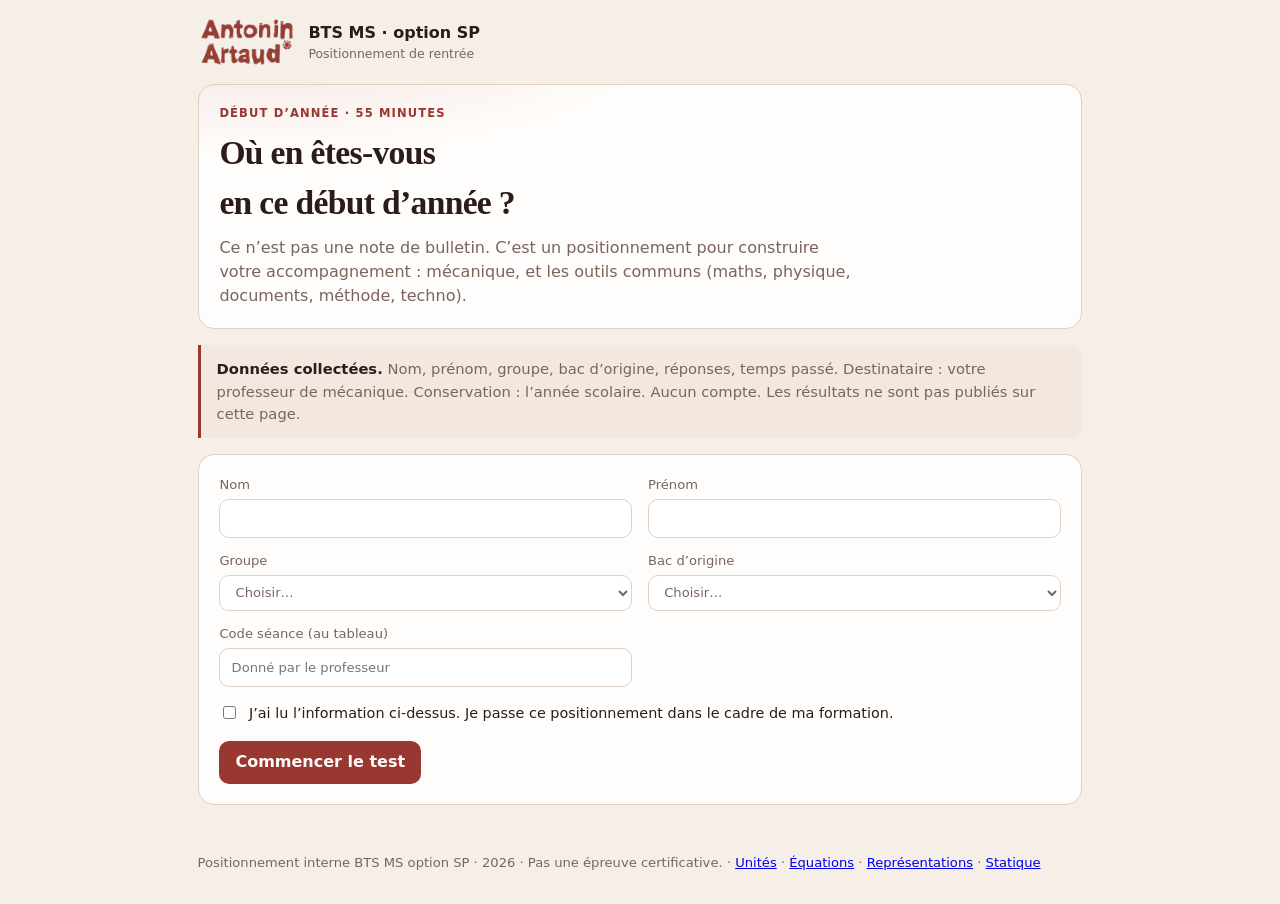
<file: index.html>
<!DOCTYPE html>
<html lang="fr">
<head>
  <meta charset="UTF-8" />
  <meta name="viewport" content="width=device-width, initial-scale=1" />
  <title>Où en êtes-vous en ce début d’année — BTS MS</title>
  <meta name="description" content="Test de positionnement de rentrée pour le BTS Maintenance des systèmes, option Systèmes de production." />
  <meta name="robots" content="noindex" />
  <link rel="stylesheet" href="css/app.css" />
  <link rel="icon" href="img/logo-artaud.png" />
</head>
<body>
  <header class="top">
    <div class="brand">
      <img class="logo" src="img/logo-artaud.png" alt="Lycée Antonin Artaud" />
      <div>
        <strong>BTS MS · option SP</strong>
        <em>Positionnement de rentrée</em>
      </div>
    </div>
    <div class="meta" id="qui-wrap">
      <div id="qui"></div>
      <div id="timer" hidden></div>
    </div>
  </header>

  <main>
    <section class="ecran" id="ecran-accueil">
      <div class="hero">
        <div class="kicker">Début d’année · 55 minutes</div>
        <h1>Où en êtes-vous<br>en ce début d’année&nbsp;?</h1>
        <p class="lede">Ce n’est pas une note de bulletin. C’est un positionnement pour construire votre accompagnement : mécanique, et les outils communs (maths, physique, documents, méthode, techno).</p>
      </div>

      <div class="notice">
        <strong>Données collectées.</strong>
        Nom, prénom, groupe, bac d’origine, réponses, temps passé. Destinataire : votre professeur de mécanique.
        Conservation : l’année scolaire. Aucun compte. Les résultats ne sont pas publiés sur cette page.
      </div>

      <form class="card" id="form-identite">
        <div class="grid2">
          <label>Nom
            <input name="nom" autocomplete="family-name" required minlength="2" />
          </label>
          <label>Prénom
            <input name="prenom" autocomplete="given-name" required minlength="2" />
          </label>
          <label>Groupe
            <select name="groupe" id="groupe" required></select>
          </label>
          <label>Bac d’origine
            <select name="bac" id="bac" required></select>
          </label>
          <label>Code séance (au tableau)
            <input name="code" autocomplete="off" required minlength="4" spellcheck="false" autocapitalize="characters" placeholder="Donné par le professeur" />
          </label>
        </div>
        <label class="check" style="margin-top:1rem">
          <input type="checkbox" id="rgpd" required />
          <span>J’ai lu l’information ci-dessus. Je passe ce positionnement dans le cadre de ma formation.</span>
        </label>
        <div class="actions">
          <button class="btn" type="submit">Commencer le test</button>
        </div>
      </form>
    </section>

    <section class="ecran" id="ecran-test" hidden>
      <div class="progress">
        <span id="progress-txt"></span>
        <div class="bar"><div id="progress-bar"></div></div>
      </div>
      <article class="qbox">
        <div id="q-domaine"></div>
        <h2 id="q-intitule"></h2>
        <p id="q-hint" hidden></p>
        <div id="q-figure"></div>
        <div id="q-html"></div>
        <div id="q-choix" class="choix"></div>
        <div class="conf-wrap">
          <span>Votre confiance sur cette réponse</span>
          <div class="conf" id="conf">
            <button type="button" data-n="1">Peu sûr</button>
            <button type="button" data-n="2">Assez sûr</button>
            <button type="button" data-n="3">Sûr</button>
          </div>
        </div>
      </article>
      <div class="navq" id="nav-q"></div>
      <div class="actions">
        <button class="btn ghost" type="button" id="btn-prev">Précédente</button>
        <button class="btn ghost" type="button" id="btn-next">Suivante</button>
        <button class="btn" type="button" id="btn-envoyer">Envoyer la copie</button>
      </div>
    </section>

    <section class="ecran" id="ecran-resultat" hidden>
      <div class="hero">
        <div class="kicker">Restitution immédiate</div>
        <h1>Votre profil, <span id="res-prenom"></span></h1>
        <p class="lede" id="res-msg"></p>
        <p class="lede">Ce n’est pas une note. Les bonnes réponses ne sont pas affichées : le test sert encore aux autres groupes. Un bilan personnalisé vous sera remis ensuite.</p>
      </div>
      <div class="card res-grid">
        <svg id="radar" viewBox="0 0 320 320" role="img" aria-label="Radar des six domaines"></svg>
        <ul id="res-domaines"></ul>
      </div>
      <div class="actions">
        <button class="btn ghost" type="button" id="btn-quitter">Terminer et effacer cet écran</button>
      </div>
    </section>
  </main>

  <footer>
    Positionnement interne BTS MS option SP · <span id="annee"></span>
    · Pas une épreuve certificative.
    · <a href="unites/">Unités</a>
    · <a href="equations/">Équations</a>
    · <a href="schemas/">Représentations</a>
    · <a href="statique/">Statique</a>
  </footer>

  <div class="overlay" id="overlay" hidden>
    <div class="overlay-card" id="overlay-txt">Enregistrement de la copie…</div>
  </div>
  <div id="toast" hidden></div>

  <script src="js/config.js"></script>
  <script src="js/questions.js"></script>
  <script src="js/figures.js"></script>
  <script src="js/app.js"></script>
</body>
</html>
</file>
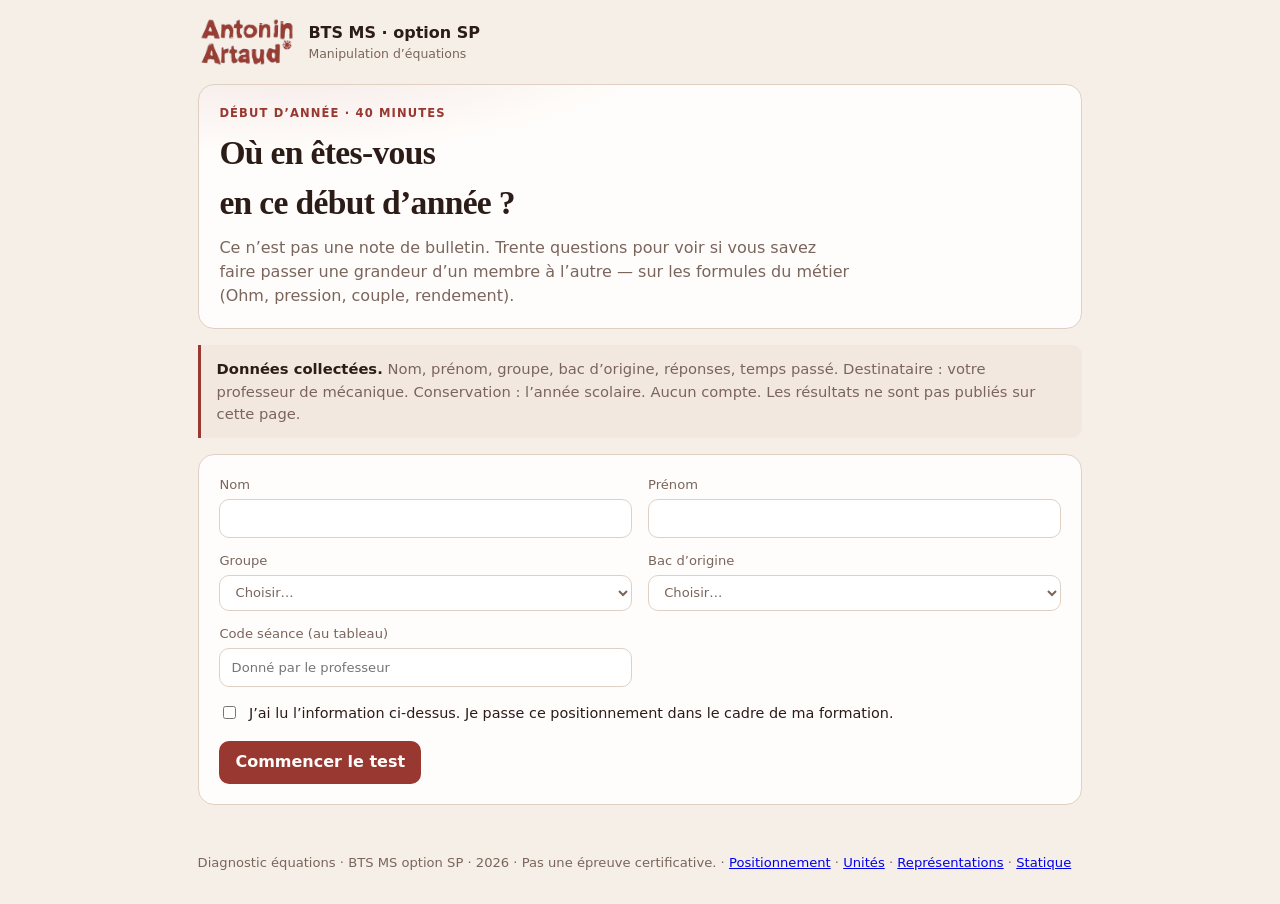
<file: equations/index.html>
<!DOCTYPE html>
<html lang="fr">
<head>
  <meta charset="UTF-8" />
  <meta name="viewport" content="width=device-width, initial-scale=1" />
  <title>Manipulation d’équations — BTS MS option SP</title>
  <meta name="description" content="Diagnostic de manipulation d’équations pour le BTS Maintenance des systèmes." />
  <meta name="robots" content="noindex" />
  <link rel="stylesheet" href="../css/app.css" />
  <link rel="icon" href="../img/logo-artaud.png" />
</head>
<body>
  <header class="top">
    <div class="brand">
      <img class="logo" src="../img/logo-artaud.png" alt="Lycée Antonin Artaud" />
      <div>
        <strong>BTS MS · option SP</strong>
        <em>Manipulation d’équations</em>
      </div>
    </div>
    <div class="meta" id="qui-wrap">
      <div id="qui"></div>
      <div id="timer" hidden></div>
    </div>
  </header>

  <main>
    <section class="ecran" id="ecran-accueil">
      <div class="hero">
        <div class="kicker">Début d’année · 40 minutes</div>
        <h1>Où en êtes-vous<br>en ce début d’année&nbsp;?</h1>
        <p class="lede">Ce n’est pas une note de bulletin. Trente questions pour voir si vous savez faire passer une grandeur d’un membre à l’autre — sur les formules du métier (Ohm, pression, couple, rendement).</p>
      </div>

      <div class="notice">
        <strong>Données collectées.</strong>
        Nom, prénom, groupe, bac d’origine, réponses, temps passé. Destinataire : votre professeur de mécanique.
        Conservation : l’année scolaire. Aucun compte. Les résultats ne sont pas publiés sur cette page.
      </div>

      <form class="card" id="form-identite">
        <div class="grid2">
          <label>Nom
            <input name="nom" autocomplete="family-name" required minlength="2" />
          </label>
          <label>Prénom
            <input name="prenom" autocomplete="given-name" required minlength="2" />
          </label>
          <label>Groupe
            <select name="groupe" id="groupe" required></select>
          </label>
          <label>Bac d’origine
            <select name="bac" id="bac" required></select>
          </label>
          <label>Code séance (au tableau)
            <input name="code" autocomplete="off" required minlength="4" spellcheck="false" autocapitalize="characters" placeholder="Donné par le professeur" />
          </label>
        </div>
        <label class="check" style="margin-top:1rem">
          <input type="checkbox" id="rgpd" required />
          <span>J’ai lu l’information ci-dessus. Je passe ce positionnement dans le cadre de ma formation.</span>
        </label>
        <div class="actions">
          <button class="btn" type="submit">Commencer le test</button>
        </div>
      </form>
    </section>

    <section class="ecran" id="ecran-test" hidden>
      <div class="progress">
        <span id="progress-txt"></span>
        <div class="bar"><div id="progress-bar"></div></div>
      </div>
      <article class="qbox">
        <div id="q-domaine"></div>
        <h2 id="q-intitule"></h2>
        <p id="q-hint" hidden></p>
        <div id="q-figure"></div>
        <div id="q-html"></div>
        <div id="q-choix" class="choix"></div>
        <div class="conf-wrap">
          <span>Votre confiance sur cette réponse</span>
          <div class="conf" id="conf">
            <button type="button" data-n="1">Peu sûr</button>
            <button type="button" data-n="2">Assez sûr</button>
            <button type="button" data-n="3">Sûr</button>
          </div>
        </div>
      </article>
      <div class="navq" id="nav-q"></div>
      <div class="actions">
        <button class="btn ghost" type="button" id="btn-prev">Précédente</button>
        <button class="btn ghost" type="button" id="btn-next">Suivante</button>
        <button class="btn" type="button" id="btn-envoyer">Envoyer la copie</button>
      </div>
    </section>

    <section class="ecran" id="ecran-resultat" hidden>
      <div class="hero">
        <div class="kicker">Restitution immédiate</div>
        <h1>Votre profil, <span id="res-prenom"></span></h1>
        <p class="lede" id="res-msg"></p>
        <p class="lede">Ce n’est pas une note. Les bonnes réponses ne sont pas affichées. Un bilan personnalisé vous sera remis ensuite.</p>
      </div>
      <div class="card res-grid">
        <svg id="radar" viewBox="0 0 320 320" role="img" aria-label="Radar des six domaines"></svg>
        <ul id="res-domaines"></ul>
      </div>
      <div class="actions">
        <button class="btn ghost" type="button" id="btn-quitter">Terminer et effacer cet écran</button>
      </div>
    </section>
  </main>

  <footer>
    Diagnostic équations · BTS MS option SP · <span id="annee"></span>
    · Pas une épreuve certificative.
    · <a href="../">Positionnement</a>
    · <a href="../unites/">Unités</a>
    · <a href="../schemas/">Représentations</a>
    · <a href="../statique/">Statique</a>
  </footer>

  <div class="overlay" id="overlay" hidden>
    <div class="overlay-card" id="overlay-txt">Enregistrement de la copie…</div>
  </div>
  <div id="toast" hidden></div>

  <script src="js/config.js"></script>
  <script src="js/questions.js"></script>
  <script src="js/figures.js"></script>
  <script src="../js/app.js"></script>
</body>
</html>
</file>
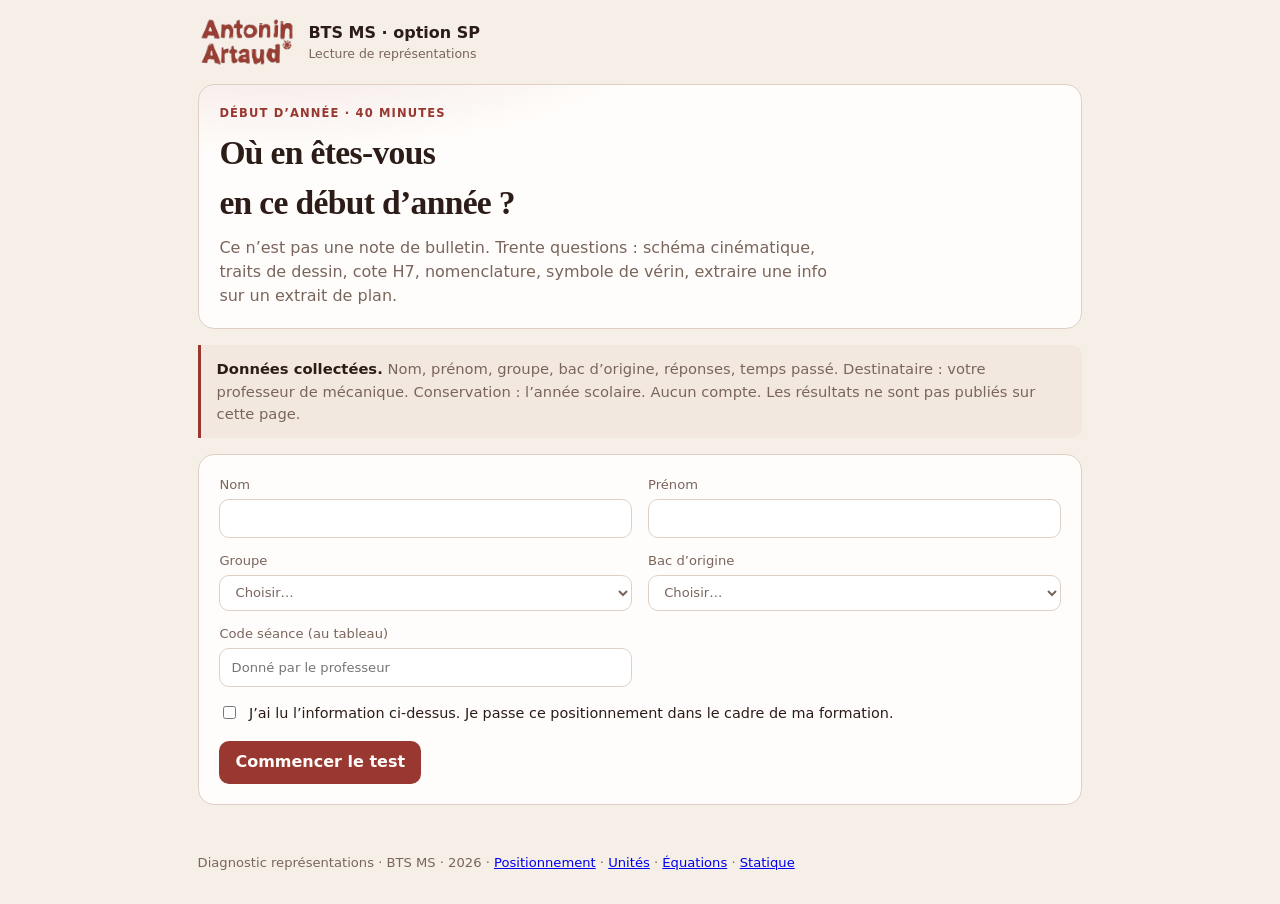
<file: schemas/index.html>
<!DOCTYPE html>
<html lang="fr">
<head>
  <meta charset="UTF-8" />
  <meta name="viewport" content="width=device-width, initial-scale=1" />
  <title>Lecture de représentations — BTS MS option SP</title>
  <meta name="description" content="Diagnostic de lecture de plans, schémas et nomenclatures pour le BTS MS." />
  <meta name="robots" content="noindex" />
  <link rel="stylesheet" href="../css/app.css" />
  <link rel="icon" href="../img/logo-artaud.png" />
</head>
<body>
  <header class="top">
    <div class="brand">
      <img class="logo" src="../img/logo-artaud.png" alt="Lycée Antonin Artaud" />
      <div>
        <strong>BTS MS · option SP</strong>
        <em>Lecture de représentations</em>
      </div>
    </div>
    <div class="meta" id="qui-wrap">
      <div id="qui"></div>
      <div id="timer" hidden></div>
    </div>
  </header>
  <main>
    <section class="ecran" id="ecran-accueil">
      <div class="hero">
        <div class="kicker">Début d’année · 40 minutes</div>
        <h1>Où en êtes-vous<br>en ce début d’année&nbsp;?</h1>
        <p class="lede">Ce n’est pas une note de bulletin. Trente questions : schéma cinématique, traits de dessin, cote H7, nomenclature, symbole de vérin, extraire une info sur un extrait de plan.</p>
      </div>
      <div class="notice">
        <strong>Données collectées.</strong>
        Nom, prénom, groupe, bac d’origine, réponses, temps passé. Destinataire : votre professeur de mécanique.
        Conservation : l’année scolaire. Aucun compte. Les résultats ne sont pas publiés sur cette page.
      </div>
      <form class="card" id="form-identite">
        <div class="grid2">
          <label>Nom <input name="nom" autocomplete="family-name" required minlength="2" /></label>
          <label>Prénom <input name="prenom" autocomplete="given-name" required minlength="2" /></label>
          <label>Groupe <select name="groupe" id="groupe" required></select></label>
          <label>Bac d’origine <select name="bac" id="bac" required></select></label>
          <label>Code séance (au tableau)
            <input name="code" autocomplete="off" required minlength="4" spellcheck="false" autocapitalize="characters" placeholder="Donné par le professeur" />
          </label>
        </div>
        <label class="check" style="margin-top:1rem">
          <input type="checkbox" id="rgpd" required />
          <span>J’ai lu l’information ci-dessus. Je passe ce positionnement dans le cadre de ma formation.</span>
        </label>
        <div class="actions"><button class="btn" type="submit">Commencer le test</button></div>
      </form>
    </section>
    <section class="ecran" id="ecran-test" hidden>
      <div class="progress"><span id="progress-txt"></span><div class="bar"><div id="progress-bar"></div></div></div>
      <article class="qbox">
        <div id="q-domaine"></div>
        <h2 id="q-intitule"></h2>
        <p id="q-hint" hidden></p>
        <div id="q-figure"></div>
        <div id="q-html"></div>
        <div id="q-choix" class="choix"></div>
        <div class="conf-wrap">
          <span>Votre confiance sur cette réponse</span>
          <div class="conf" id="conf">
            <button type="button" data-n="1">Peu sûr</button>
            <button type="button" data-n="2">Assez sûr</button>
            <button type="button" data-n="3">Sûr</button>
          </div>
        </div>
      </article>
      <div class="navq" id="nav-q"></div>
      <div class="actions">
        <button class="btn ghost" type="button" id="btn-prev">Précédente</button>
        <button class="btn ghost" type="button" id="btn-next">Suivante</button>
        <button class="btn" type="button" id="btn-envoyer">Envoyer la copie</button>
      </div>
    </section>
    <section class="ecran" id="ecran-resultat" hidden>
      <div class="hero">
        <div class="kicker">Restitution immédiate</div>
        <h1>Votre profil, <span id="res-prenom"></span></h1>
        <p class="lede" id="res-msg"></p>
        <p class="lede">Ce n’est pas une note. Les bonnes réponses ne sont pas affichées.</p>
      </div>
      <div class="card res-grid">
        <svg id="radar" viewBox="0 0 320 320" role="img" aria-label="Radar"></svg>
        <ul id="res-domaines"></ul>
      </div>
      <div class="actions">
        <button class="btn ghost" type="button" id="btn-quitter">Terminer et effacer cet écran</button>
      </div>
    </section>
  </main>
  <footer>
    Diagnostic représentations · BTS MS · <span id="annee"></span>
    · <a href="../">Positionnement</a>
    · <a href="../unites/">Unités</a>
    · <a href="../equations/">Équations</a>
    · <a href="../statique/">Statique</a>
  </footer>
  <div class="overlay" id="overlay" hidden><div class="overlay-card" id="overlay-txt">Enregistrement…</div></div>
  <div id="toast" hidden></div>
  <script src="js/config.js"></script>
  <script src="js/questions.js"></script>
  <script src="js/figures.js"></script>
  <script src="../js/app.js"></script>
</body>
</html>
</file>
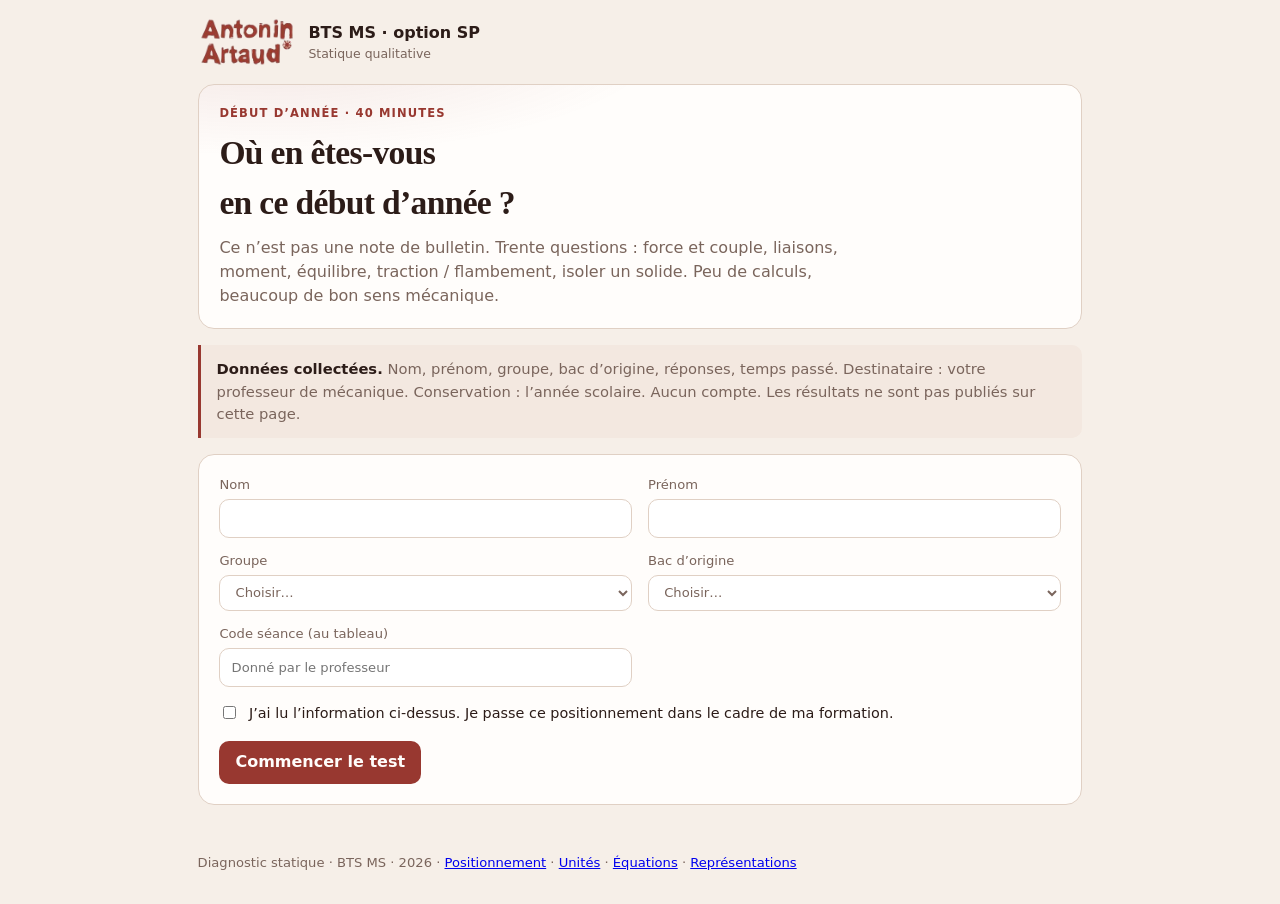
<file: statique/index.html>
<!DOCTYPE html>
<html lang="fr">
<head>
  <meta charset="UTF-8" />
  <meta name="viewport" content="width=device-width, initial-scale=1" />
  <title>Statique qualitative — BTS MS option SP</title>
  <meta name="description" content="Diagnostic de statique qualitative pour le BTS Maintenance des systèmes." />
  <meta name="robots" content="noindex" />
  <link rel="stylesheet" href="../css/app.css" />
  <link rel="icon" href="../img/logo-artaud.png" />
</head>
<body>
  <header class="top">
    <div class="brand">
      <img class="logo" src="../img/logo-artaud.png" alt="Lycée Antonin Artaud" />
      <div>
        <strong>BTS MS · option SP</strong>
        <em>Statique qualitative</em>
      </div>
    </div>
    <div class="meta" id="qui-wrap">
      <div id="qui"></div>
      <div id="timer" hidden></div>
    </div>
  </header>
  <main>
    <section class="ecran" id="ecran-accueil">
      <div class="hero">
        <div class="kicker">Début d’année · 40 minutes</div>
        <h1>Où en êtes-vous<br>en ce début d’année&nbsp;?</h1>
        <p class="lede">Ce n’est pas une note de bulletin. Trente questions : force et couple, liaisons, moment, équilibre, traction / flambement, isoler un solide. Peu de calculs, beaucoup de bon sens mécanique.</p>
      </div>
      <div class="notice">
        <strong>Données collectées.</strong>
        Nom, prénom, groupe, bac d’origine, réponses, temps passé. Destinataire : votre professeur de mécanique.
        Conservation : l’année scolaire. Aucun compte. Les résultats ne sont pas publiés sur cette page.
      </div>
      <form class="card" id="form-identite">
        <div class="grid2">
          <label>Nom <input name="nom" autocomplete="family-name" required minlength="2" /></label>
          <label>Prénom <input name="prenom" autocomplete="given-name" required minlength="2" /></label>
          <label>Groupe <select name="groupe" id="groupe" required></select></label>
          <label>Bac d’origine <select name="bac" id="bac" required></select></label>
          <label>Code séance (au tableau)
            <input name="code" autocomplete="off" required minlength="4" spellcheck="false" autocapitalize="characters" placeholder="Donné par le professeur" />
          </label>
        </div>
        <label class="check" style="margin-top:1rem">
          <input type="checkbox" id="rgpd" required />
          <span>J’ai lu l’information ci-dessus. Je passe ce positionnement dans le cadre de ma formation.</span>
        </label>
        <div class="actions"><button class="btn" type="submit">Commencer le test</button></div>
      </form>
    </section>
    <section class="ecran" id="ecran-test" hidden>
      <div class="progress"><span id="progress-txt"></span><div class="bar"><div id="progress-bar"></div></div></div>
      <article class="qbox">
        <div id="q-domaine"></div>
        <h2 id="q-intitule"></h2>
        <p id="q-hint" hidden></p>
        <div id="q-figure"></div>
        <div id="q-html"></div>
        <div id="q-choix" class="choix"></div>
        <div class="conf-wrap">
          <span>Votre confiance sur cette réponse</span>
          <div class="conf" id="conf">
            <button type="button" data-n="1">Peu sûr</button>
            <button type="button" data-n="2">Assez sûr</button>
            <button type="button" data-n="3">Sûr</button>
          </div>
        </div>
      </article>
      <div class="navq" id="nav-q"></div>
      <div class="actions">
        <button class="btn ghost" type="button" id="btn-prev">Précédente</button>
        <button class="btn ghost" type="button" id="btn-next">Suivante</button>
        <button class="btn" type="button" id="btn-envoyer">Envoyer la copie</button>
      </div>
    </section>
    <section class="ecran" id="ecran-resultat" hidden>
      <div class="hero">
        <div class="kicker">Restitution immédiate</div>
        <h1>Votre profil, <span id="res-prenom"></span></h1>
        <p class="lede" id="res-msg"></p>
        <p class="lede">Ce n’est pas une note. Les bonnes réponses ne sont pas affichées.</p>
      </div>
      <div class="card res-grid">
        <svg id="radar" viewBox="0 0 320 320" role="img" aria-label="Radar"></svg>
        <ul id="res-domaines"></ul>
      </div>
      <div class="actions">
        <button class="btn ghost" type="button" id="btn-quitter">Terminer et effacer cet écran</button>
      </div>
    </section>
  </main>
  <footer>
    Diagnostic statique · BTS MS · <span id="annee"></span>
    · <a href="../">Positionnement</a>
    · <a href="../unites/">Unités</a>
    · <a href="../equations/">Équations</a>
    · <a href="../schemas/">Représentations</a>
  </footer>
  <div class="overlay" id="overlay" hidden><div class="overlay-card" id="overlay-txt">Enregistrement…</div></div>
  <div id="toast" hidden></div>
  <script src="js/config.js"></script>
  <script src="js/questions.js"></script>
  <script src="js/figures.js"></script>
  <script src="../js/app.js"></script>
</body>
</html>
</file>
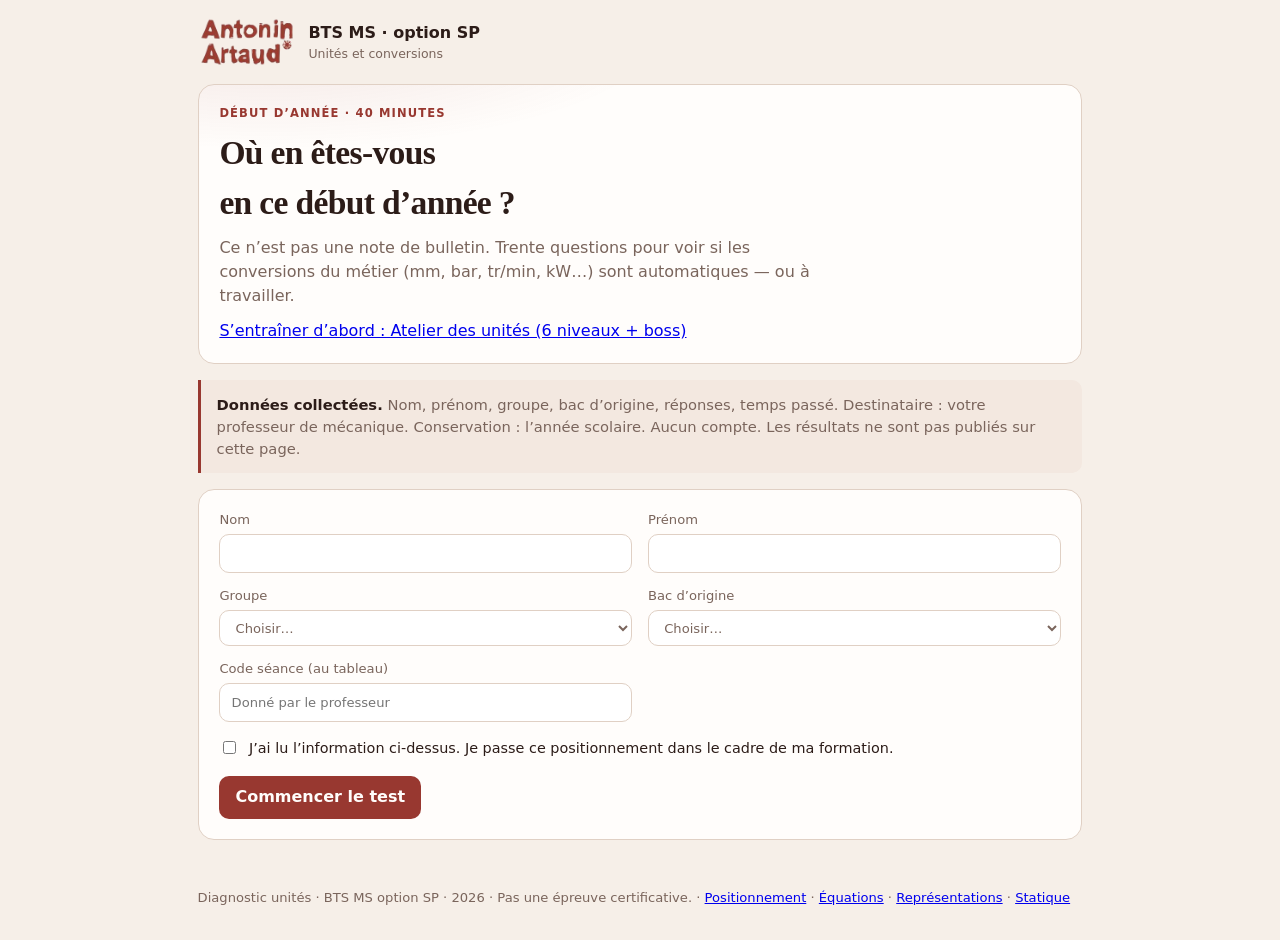
<file: unites/index.html>
<!DOCTYPE html>
<html lang="fr">
<head>
  <meta charset="UTF-8" />
  <meta name="viewport" content="width=device-width, initial-scale=1" />
  <title>Unités et conversions — BTS MS option SP</title>
  <meta name="description" content="Diagnostic unités et conversions pour le BTS Maintenance des systèmes, option SP." />
  <meta name="robots" content="noindex" />
  <link rel="stylesheet" href="../css/app.css" />
  <link rel="icon" href="../img/logo-artaud.png" />
</head>
<body>
  <header class="top">
    <div class="brand">
      <img class="logo" src="../img/logo-artaud.png" alt="Lycée Antonin Artaud" />
      <div>
        <strong>BTS MS · option SP</strong>
        <em>Unités et conversions</em>
      </div>
    </div>
    <div class="meta" id="qui-wrap">
      <div id="qui"></div>
      <div id="timer" hidden></div>
    </div>
  </header>

  <main>
    <section class="ecran" id="ecran-accueil">
      <div class="hero">
        <div class="kicker">Début d’année · 40 minutes</div>
        <h1>Où en êtes-vous<br>en ce début d’année&nbsp;?</h1>
        <p class="lede">Ce n’est pas une note de bulletin. Trente questions pour voir si les conversions du métier (mm, bar, tr/min, kW…) sont automatiques — ou à travailler.</p>
        <p class="lede" style="margin-top:.7rem"><a href="jeu/">S’entraîner d’abord : Atelier des unités (6 niveaux + boss)</a></p>
      </div>

      <div class="notice">
        <strong>Données collectées.</strong>
        Nom, prénom, groupe, bac d’origine, réponses, temps passé. Destinataire : votre professeur de mécanique.
        Conservation : l’année scolaire. Aucun compte. Les résultats ne sont pas publiés sur cette page.
      </div>

      <form class="card" id="form-identite">
        <div class="grid2">
          <label>Nom
            <input name="nom" autocomplete="family-name" required minlength="2" />
          </label>
          <label>Prénom
            <input name="prenom" autocomplete="given-name" required minlength="2" />
          </label>
          <label>Groupe
            <select name="groupe" id="groupe" required></select>
          </label>
          <label>Bac d’origine
            <select name="bac" id="bac" required></select>
          </label>
          <label>Code séance (au tableau)
            <input name="code" autocomplete="off" required minlength="4" spellcheck="false" autocapitalize="characters" placeholder="Donné par le professeur" />
          </label>
        </div>
        <label class="check" style="margin-top:1rem">
          <input type="checkbox" id="rgpd" required />
          <span>J’ai lu l’information ci-dessus. Je passe ce positionnement dans le cadre de ma formation.</span>
        </label>
        <div class="actions">
          <button class="btn" type="submit">Commencer le test</button>
        </div>
      </form>
    </section>

    <section class="ecran" id="ecran-test" hidden>
      <div class="progress">
        <span id="progress-txt"></span>
        <div class="bar"><div id="progress-bar"></div></div>
      </div>
      <article class="qbox">
        <div id="q-domaine"></div>
        <h2 id="q-intitule"></h2>
        <p id="q-hint" hidden></p>
        <div id="q-figure"></div>
        <div id="q-html"></div>
        <div id="q-choix" class="choix"></div>
        <div class="conf-wrap">
          <span>Votre confiance sur cette réponse</span>
          <div class="conf" id="conf">
            <button type="button" data-n="1">Peu sûr</button>
            <button type="button" data-n="2">Assez sûr</button>
            <button type="button" data-n="3">Sûr</button>
          </div>
        </div>
      </article>
      <div class="navq" id="nav-q"></div>
      <div class="actions">
        <button class="btn ghost" type="button" id="btn-prev">Précédente</button>
        <button class="btn ghost" type="button" id="btn-next">Suivante</button>
        <button class="btn" type="button" id="btn-envoyer">Envoyer la copie</button>
      </div>
    </section>

    <section class="ecran" id="ecran-resultat" hidden>
      <div class="hero">
        <div class="kicker">Restitution immédiate</div>
        <h1>Votre profil, <span id="res-prenom"></span></h1>
        <p class="lede" id="res-msg"></p>
        <p class="lede">Ce n’est pas une note. Les bonnes réponses ne sont pas affichées. Un bilan personnalisé vous sera remis ensuite.</p>
      </div>
      <div class="card res-grid">
        <svg id="radar" viewBox="0 0 320 320" role="img" aria-label="Radar des six domaines"></svg>
        <ul id="res-domaines"></ul>
      </div>
      <div class="actions">
        <button class="btn ghost" type="button" id="btn-quitter">Terminer et effacer cet écran</button>
      </div>
    </section>
  </main>

  <footer>
    Diagnostic unités · BTS MS option SP · <span id="annee"></span>
    · Pas une épreuve certificative.
    · <a href="../">Positionnement</a>
    · <a href="../equations/">Équations</a>
    · <a href="../schemas/">Représentations</a>
    · <a href="../statique/">Statique</a>
  </footer>

  <div class="overlay" id="overlay" hidden>
    <div class="overlay-card" id="overlay-txt">Enregistrement de la copie…</div>
  </div>
  <div id="toast" hidden></div>

  <script src="js/config.js"></script>
  <script src="js/questions.js"></script>
  <script src="js/figures.js"></script>
  <script src="../js/app.js"></script>
</body>
</html>
</file>
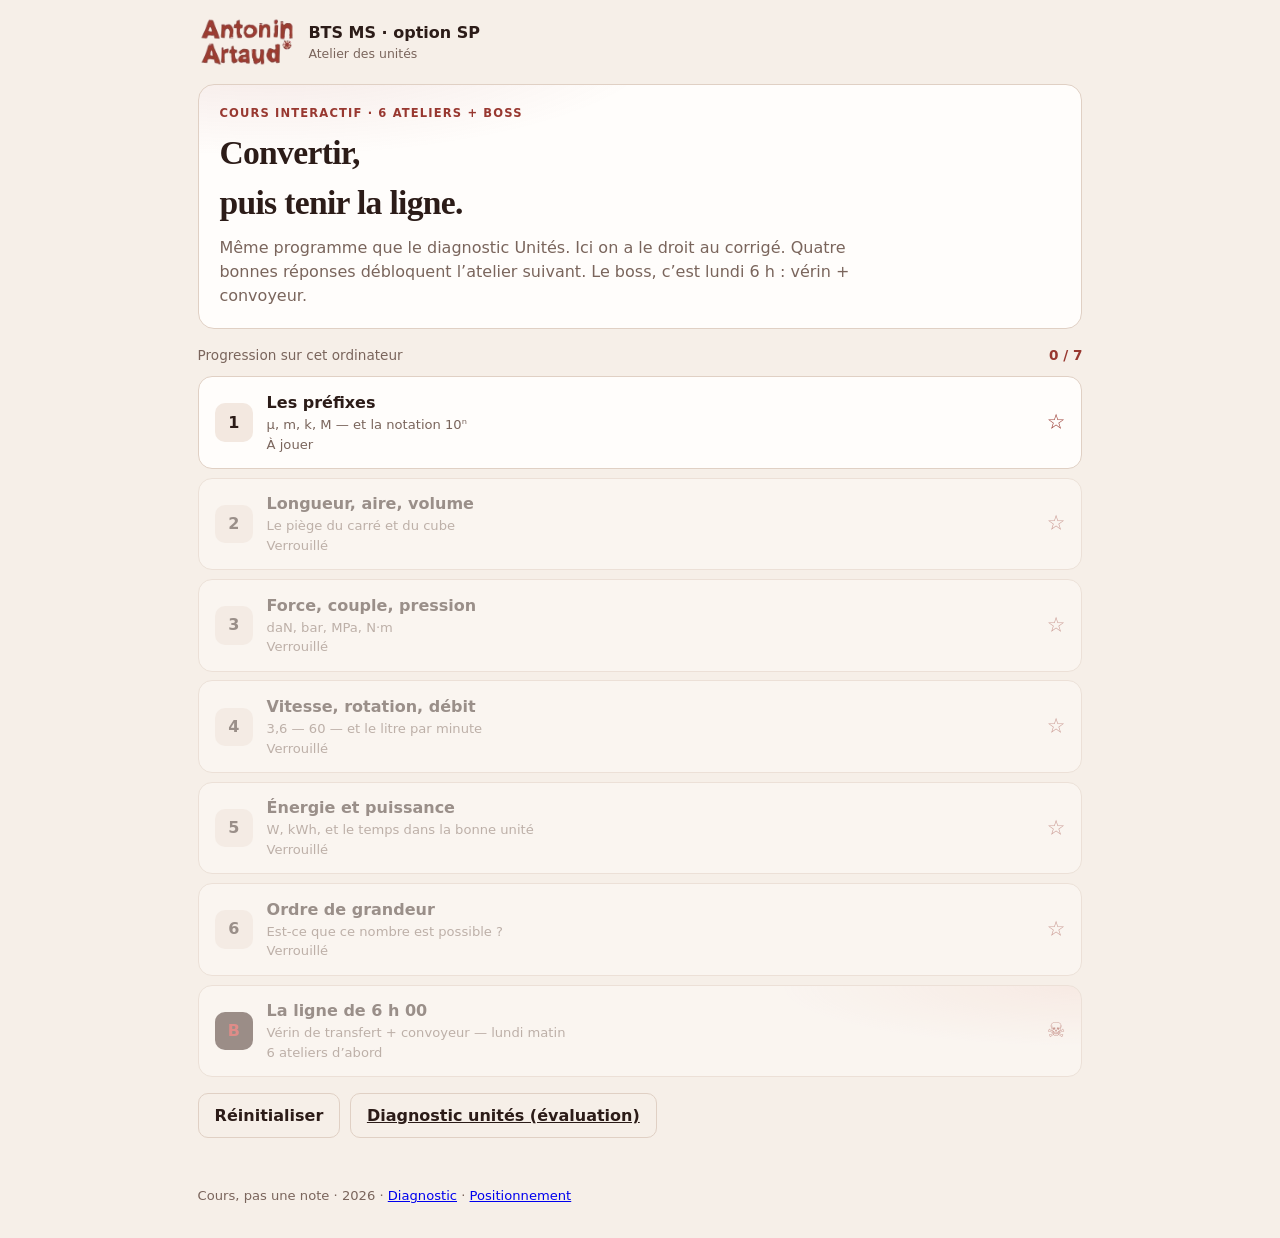
<file: unites/jeu/index.html>
<!DOCTYPE html>
<html lang="fr">
<head>
  <meta charset="UTF-8" />
  <meta name="viewport" content="width=device-width, initial-scale=1" />
  <title>Atelier des unités — BTS MS</title>
  <meta name="description" content="Cours interactif en niveaux : préfixes, conversions, pression, puis boss de ligne de production." />
  <link rel="stylesheet" href="../../css/app.css" />
  <link rel="stylesheet" href="css/jeu.css" />
  <link rel="icon" href="../../img/logo-artaud.png" />
</head>
<body>
  <header class="top">
    <div class="brand">
      <img class="logo" src="../../img/logo-artaud.png" alt="Lycée Antonin Artaud" />
      <div>
        <strong>BTS MS · option SP</strong>
        <em>Atelier des unités</em>
      </div>
    </div>
    <div class="meta" id="qui"></div>
  </header>

  <main>
    <section class="ecran" id="ecran-carte">
      <div class="hero">
        <div class="kicker">Cours interactif · 6 ateliers + boss</div>
        <h1>Convertir,<br>puis tenir la ligne.</h1>
        <p class="lede">Même programme que le diagnostic Unités. Ici on a le droit au corrigé. Quatre bonnes réponses débloquent l’atelier suivant. Le boss, c’est lundi 6 h : vérin + convoyeur.</p>
      </div>
      <div class="hud">
        <span>Progression sur cet ordinateur</span>
        <span id="etoiles-tot">0 / 7</span>
      </div>
      <div id="carte"></div>
      <div class="actions">
        <button class="btn ghost" type="button" id="btn-reset">Réinitialiser</button>
        <a class="btn ghost" href="../">Diagnostic unités (évaluation)</a>
      </div>
    </section>

    <section class="ecran" id="ecran-niveau" hidden>
      <div class="kicker" id="niv-kicker"></div>
      <h1 id="niv-titre"></h1>
      <div class="progress"><div class="bar"><div id="progress-bar"></div></div></div>
      <article class="qbox" id="zone"></article>
    </section>
  </main>

  <footer>
    Cours, pas une note · <span id="annee"></span>
    · <a href="../">Diagnostic</a>
    · <a href="../../">Positionnement</a>
  </footer>
  <div id="toast" hidden></div>

  <script src="js/contenu.js"></script>
  <script src="js/jeu.js"></script>
</body>
</html>
</file>
<file: css/app.css>
:root {
  --bg: #f6efe8;
  --card: #fffdfb;
  --line: #e0d0c4;
  --text: #2c1c18;
  --muted: #7a655c;
  --accent: #983830;
  --accent-ink: #fffdfb;
  --ok: #2f6b4f;
  --warn: #c45a12;
  --hot: #c41616;
  --inset: #f3e8e0;
  --font: "Segoe UI", "IBM Plex Sans", system-ui, sans-serif;
  --serif: "Palatino Linotype", Palatino, Georgia, serif;
}
* { box-sizing: border-box; }
html, body { margin: 0; background: var(--bg); color: var(--text); font-family: var(--font); line-height: 1.5; }
button, input, select { font: inherit; color: inherit; }
button { cursor: pointer; }

.top {
  max-width: 920px; margin: 0 auto; padding: 1rem 1.1rem 0;
  display: flex; justify-content: space-between; align-items: center; gap: 1rem;
}
.brand { display: flex; align-items: center; gap: 0.75rem; }
.logo { height: 52px; width: auto; display: block; flex-shrink: 0; }
.mark {
  width: 40px; height: 40px; border-radius: 10px;
  background: var(--accent); color: var(--accent-ink);
  display: grid; place-items: center; font-weight: 800;
}
.brand em { display: block; color: var(--muted); font-style: normal; font-size: 0.78rem; }
.meta { color: var(--muted); font-size: 0.85rem; text-align: right; }
#timer { font-variant-numeric: tabular-nums; font-weight: 700; color: var(--text); }
#timer.warn { color: var(--warn); }
#timer.hot { color: var(--hot); }

main { max-width: 920px; margin: 0 auto; padding: 1rem 1.1rem 3rem; }

.hero, .card, .qbox {
  background: var(--card);
  border: 1px solid var(--line);
  border-radius: 16px;
  padding: 1.25rem 1.3rem;
}
.hero {
  background: radial-gradient(800px 240px at 8% -20%, rgba(152,56,48,0.12), transparent 50%), var(--card);
  margin-bottom: 1rem;
}
.kicker {
  color: var(--accent); font-size: 0.72rem; letter-spacing: 0.1em;
  text-transform: uppercase; font-weight: 700; margin-bottom: 0.35rem;
}
h1 {
  font-family: var(--serif); font-size: clamp(1.5rem, 3vw, 2.1rem);
  margin: 0 0 0.45rem; letter-spacing: -0.02em;
}
.lede { margin: 0; color: var(--muted); max-width: 62ch; }

.notice {
  margin: 1rem 0; padding: 0.85rem 1rem; border-left: 3px solid var(--accent);
  background: var(--inset); border-radius: 0 10px 10px 0; color: var(--muted); font-size: 0.92rem;
}
.notice strong { color: var(--text); }

.grid2 { display: grid; grid-template-columns: 1fr 1fr; gap: 0.8rem 1rem; }
label { display: flex; flex-direction: column; gap: 0.25rem; font-size: 0.82rem; color: var(--muted); }
input, select {
  background: #fff; border: 1px solid var(--line); border-radius: 10px;
  padding: 0.55rem 0.7rem;
}
input:focus, select:focus { outline: 2px solid rgba(152,56,48,0.35); border-color: var(--accent); }
.check { flex-direction: row; align-items: flex-start; gap: 0.6rem; color: var(--text); font-size: 0.9rem; }
.check input { width: auto; margin-top: 0.2rem; }

.actions { display: flex; gap: 0.6rem; flex-wrap: wrap; margin-top: 1rem; }
.btn {
  background: var(--accent); color: var(--accent-ink); border: 0;
  border-radius: 10px; padding: 0.6rem 1rem; font-weight: 700;
}
.btn.ghost { background: transparent; color: var(--text); border: 1px solid var(--line); }
.btn:disabled { opacity: 0.45; cursor: not-allowed; }

.progress { display: flex; align-items: center; gap: 0.8rem; margin: 0.6rem 0 0.9rem; }
#progress-txt { color: var(--muted); font-size: 0.85rem; min-width: 8.5rem; }
.bar { flex: 1; height: 6px; background: var(--inset); border-radius: 99px; overflow: hidden; }
#progress-bar { height: 100%; width: 0; background: var(--accent); }

#q-domaine { color: var(--accent); font-size: 0.75rem; letter-spacing: 0.08em; text-transform: uppercase; font-weight: 700; }
#q-intitule { margin: 0.35rem 0 0.7rem; font-size: 1.12rem; }
#q-hint { color: var(--accent); font-size: 0.88rem; margin: 0 0 0.7rem; }
.fig { width: 100%; max-width: 420px; height: auto; display: block; margin: 0 0 0.8rem; }
.nomenc { width: 100%; border-collapse: collapse; font-size: 0.9rem; margin: 0 0 0.9rem; }
.nomenc th, .nomenc td { border: 1px solid var(--line); padding: 0.35rem 0.5rem; text-align: left; }
.nomenc th { color: var(--muted); font-weight: 600; }

.choix { display: grid; gap: 0.5rem; }
.opt {
  display: flex; align-items: flex-start; gap: 0.7rem; text-align: left;
  background: #fff; border: 1px solid var(--line); border-radius: 12px;
  padding: 0.7rem 0.8rem;
}
.opt:hover { border-color: var(--accent); }
.opt.on { border-color: var(--accent); background: #f4e4dc; }
.lettre, .rang {
  flex: 0 0 1.6rem; height: 1.6rem; border-radius: 8px;
  display: grid; place-items: center; font-weight: 800; font-size: 0.85rem;
  background: var(--inset); color: var(--text);
}
.opt.on .lettre { background: var(--accent); color: var(--accent-ink); }
.ordre-ligne { align-items: center; }
.ordre-btns { margin-left: auto; display: flex; gap: 0.3rem; }
.ordre-btns button {
  background: var(--inset); border: 0; border-radius: 8px; width: 2rem; height: 2rem; font-weight: 700;
}

.conf-wrap { margin-top: 1rem; }
.conf-wrap span { color: var(--muted); font-size: 0.82rem; }
.conf { display: flex; gap: 0.4rem; margin-top: 0.35rem; flex-wrap: wrap; }
.conf button {
  background: #fff; border: 1px solid var(--line); border-radius: 999px;
  padding: 0.28rem 0.7rem; font-size: 0.82rem;
}
.conf button.on { border-color: var(--accent); color: var(--accent); }

.navq { display: flex; flex-wrap: wrap; gap: 0.35rem; margin: 1rem 0; }
.pill {
  width: 2rem; height: 2rem; border-radius: 8px; border: 1px solid var(--line);
  background: #fff; font-size: 0.78rem; font-weight: 700;
}
.pill.done { border-color: var(--accent); color: var(--accent); }
.pill.current { background: var(--accent); color: var(--accent-ink); border-color: var(--accent); }

.res-grid { display: grid; grid-template-columns: 320px 1fr; gap: 1.2rem; align-items: start; }
#radar { width: 320px; height: 320px; }
#radar .ring { fill: none; stroke: var(--line); }
#radar .axis { stroke: var(--line); }
#radar .area { fill: rgba(152,56,48,0.22); stroke: #983830; stroke-width: 2; }
#radar .rlab { fill: #7a655c; font-size: 13px; text-anchor: middle; font-family: var(--font); }
#res-domaines { list-style: none; margin: 0; padding: 0; display: grid; gap: 0.5rem; }
#res-domaines li {
  display: grid; grid-template-columns: 1fr auto auto; gap: 0.6rem; align-items: center;
  background: #fff; border: 1px solid var(--line); border-radius: 10px; padding: 0.55rem 0.7rem;
}
#res-domaines em { font-style: normal; color: var(--muted); font-variant-numeric: tabular-nums; }
.tag {
  font-size: 0.72rem; font-weight: 700; letter-spacing: 0.03em; text-transform: uppercase;
  padding: 0.12rem 0.45rem; border-radius: 6px;
}
.niv-alaise .tag { background: #e4f0e8; color: var(--ok); }
.niv-construction .tag { background: #f4e4dc; color: var(--accent); }
.niv-prioritaire .tag { background: #f8e4e0; color: var(--hot); }
#res-msg { color: var(--muted); }

.overlay {
  position: fixed; inset: 0; background: rgba(44,28,24,0.45);
  display: grid; place-items: center; z-index: 20;
}
.overlay[hidden], [hidden] { display: none !important; }
.overlay-card { background: var(--card); border: 1px solid var(--line); border-radius: 14px; padding: 1.2rem 1.4rem; }

#toast {
  position: fixed; bottom: 1.2rem; left: 50%; transform: translateX(-50%);
  background: #f4e4dc; color: var(--accent); border: 1px solid #e0c4b8;
  border-radius: 10px; padding: 0.55rem 0.9rem; z-index: 30; max-width: 90vw;
}

footer { max-width: 920px; margin: 0 auto; padding: 0 1.1rem 2rem; color: var(--muted); font-size: 0.82rem; }

@media (max-width: 720px) {
  .grid2, .res-grid { grid-template-columns: 1fr; }
  .top { flex-direction: column; align-items: flex-start; }
  .logo { height: 44px; }
  #radar { width: 100%; height: auto; }
}
</file>
<file: unites/jeu/css/jeu.css>
.node {
  display: flex; align-items: center; gap: 0.85rem; width: 100%;
  text-align: left; background: var(--card); border: 1px solid var(--line);
  border-radius: 14px; padding: 0.85rem 1rem; margin: 0 0 0.55rem;
}
.node:hover:not(:disabled) { border-color: var(--accent); }
.node.lock { opacity: 0.45; cursor: not-allowed; }
.node.won { border-color: #3d5a3a; }
.node.boss { background: radial-gradient(600px 120px at 100% 0%, rgba(224,122,95,0.18), transparent 50%), var(--card); }
.node.boss.won { border-color: var(--accent); }
.num {
  flex: 0 0 2.4rem; height: 2.4rem; border-radius: 10px;
  display: grid; place-items: center; font-weight: 800;
  background: var(--inset); color: var(--text);
}
.node.won .num { background: #16301c; color: var(--ok); }
.node.boss .num { background: #2e1814; color: var(--hot); }
.node-txt { flex: 1; min-width: 0; }
.node-txt strong { display: block; }
.node-txt em, .node-txt small { display: block; font-style: normal; color: var(--muted); font-size: 0.82rem; }
.star { font-size: 1.3rem; color: var(--accent); }
.choix.ordre .opt { align-items: center; }
.ordre-btns { margin-left: auto; display: flex; gap: 0.3rem; }
.ordre-btns button {
  background: var(--inset); border: 0; border-radius: 8px; width: 2rem; height: 2rem; font-weight: 700;
}

.hud {
  display: flex; justify-content: space-between; align-items: baseline;
  margin: 0 0 0.7rem; color: var(--muted); font-size: 0.85rem;
}
#etoiles-tot { color: var(--accent); font-weight: 700; }

.regles { margin: 0.8rem 0; padding: 0; list-style: none; display: grid; gap: 0.45rem; }
.regles li {
  background: #fff; border: 1px solid var(--line); border-radius: 10px;
  padding: 0.55rem 0.75rem; color: var(--muted);
}
.geste {
  border-left: 3px solid var(--accent); padding: 0.55rem 0.8rem;
  background: #1b2230; border-radius: 0 10px 10px 0; color: #c5cfde; margin: 0.8rem 0 0;
}
.intitule { font-size: 1.12rem; margin: 0 0 0.7rem; }
.hint { color: var(--accent); font-size: 0.88rem; }
.fb { margin-top: 0.85rem; padding: 0.65rem 0.8rem; border-radius: 10px; }
.fb.ok { background: #16301c; color: var(--ok); }
.fb.ko { background: #2e1814; color: #f0b4a6; }
.fin { text-align: left; }
.fin h2 { font-family: var(--serif); font-size: 2rem; margin: 0.2rem 0 0.5rem; }
.fin.win h2 { color: var(--ok); }
.fin.fail h2 { color: var(--hot); }

.progress { display: flex; margin: 0 0 0.8rem; }
.bar { flex: 1; height: 6px; background: #1b2230; border-radius: 99px; overflow: hidden; }
#progress-bar { height: 100%; width: 0; background: var(--accent); }

#toast {
  position: fixed; bottom: 1.2rem; left: 50%; transform: translateX(-50%);
  background: #f4e4dc; color: var(--accent); border: 1px solid #e0c4b8;
  border-radius: 10px; padding: 0.55rem 0.9rem; z-index: 30;
}
[hidden] { display: none !important; }
</file>
